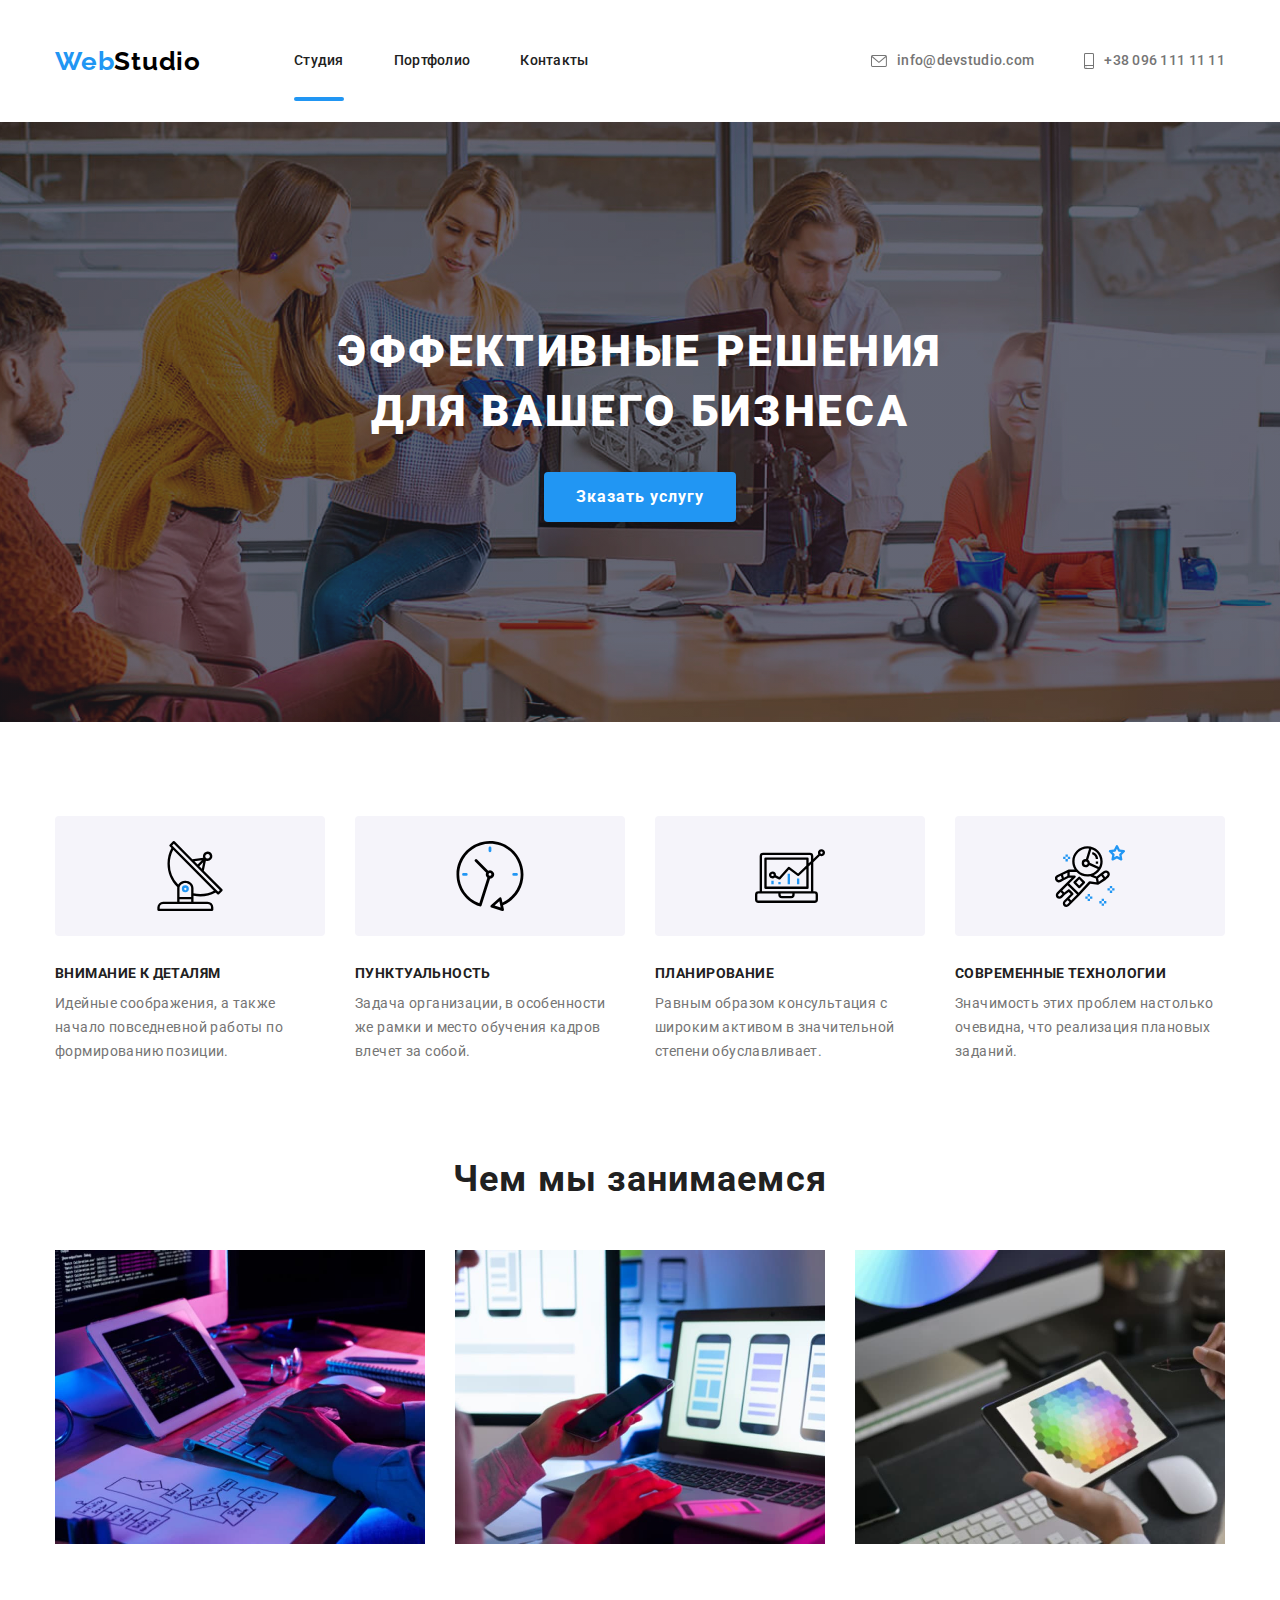
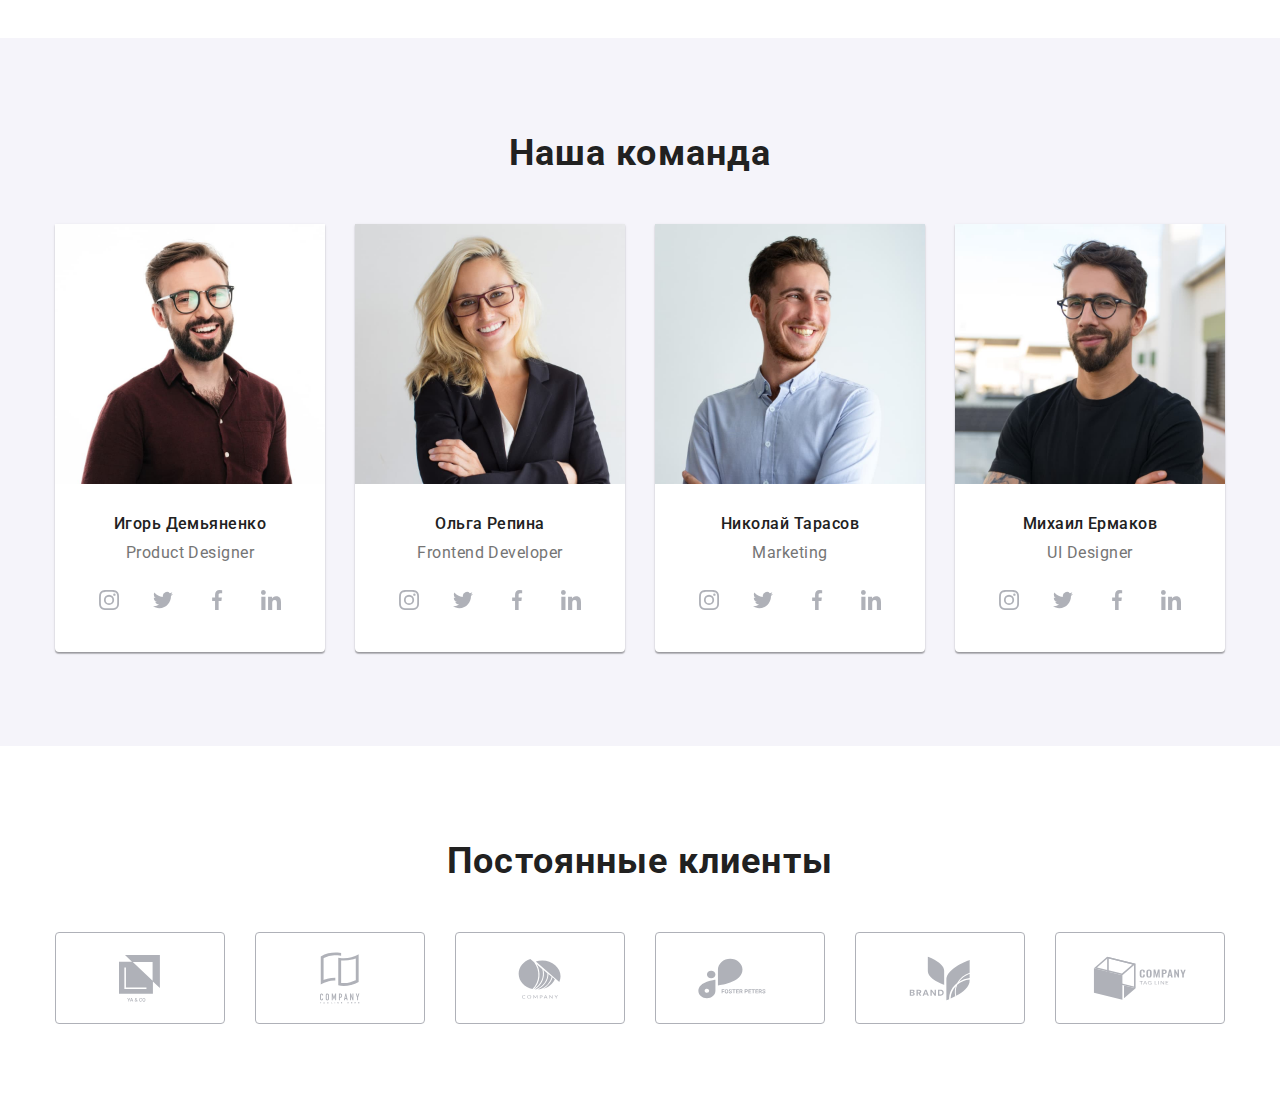
<file: index.html>
<!DOCTYPE html>
<html lang="ru">
  <head>
    <meta charset="UTF-8" />
    <meta http-equiv="X-UA-Compatible" content="IE=edge" />
    <meta name="viewport" content="width=device-width, initial-scale=1.0" />
    <title>WebStudio</title>
    <link rel="preconnect" href="https://fonts.googleapis.com" />
    <link rel="preconnect" href="https://fonts.gstatic.com" crossorigin />
    <link
      href="https://fonts.googleapis.com/css2?family=Raleway:wght@700&family=Roboto:wght@400;500;700;900&display=swap"
      rel="stylesheet"
    />
    <link
      rel="stylesheet"
      href="https://cdnjs.cloudflare.com/ajax/libs/modern-normalize/1.1.0/modern-normalize.min.css"
    />
    <!-- <link rel="stylesheet" href="./css/styles.css" /> -->
    <link rel="stylesheet" href="./css/main.min.css" />
  </head>

  <body>
    <header>
      <div class="conteiner header-conteiner">
        <a class="logo" href="./index.html" lang="en"
          >Web<span class="logo__studio">Studio</span></a
        >
        <button class="mobile-menu__btn" type="button" data-menu-button>
          <svg
            class="mobile-menu__icon"
            width="40px"
            height="40px"
            aria-label="Переключатель мобильного меню"
          >
            <use
              class="mobile-menu__burger"
              href="./images/icons/1/symbol-defs.svg#menu-burger"
            ></use>
            <use
              class="mobile-menu__close"
              href="./images/icons/1/symbol-defs.svg#menu-close"
            ></use>
          </svg>
        </button>

        <nav class="header-nav">
          <ul class="navigation list">
            <li class="navigation__item">
              <a class="navigation__link link current" href="./index.html">Студия</a>
            </li>
            <li class="navigation__item">
              <a class="navigation__link link" href="./portfolio.html">Портфолио</a>
            </li>
            <li class="navigation__item">
              <a class="navigation__link link" href="#">Контакты</a>
            </li>
          </ul>
        </nav>
        <div class="header-contact">
          <a class="header-contact__link" href="mailto:info@devstudio.com">
            <svg class="header-contact__icon" width="16px" height="12px">
              <use href="./images/symbol-defs.svg#icon-envelope"></use>
            </svg>
            info@devstudio.com
          </a>
          <a class="header-contact__link tel" href="tel:+380961111111">
            <svg class="header-contact__icon" width="10px" height="16px">
              <use href="./images/symbol-defs.svg#icon-smartphone"></use>
            </svg>
            +38 096 111 11 11
          </a>
        </div>
      </div>
    </header>
    <main>
      <section class="hero section overlay">
        <div class="conteiner">
          <h1 class="hero__header">Эффективные решения для вашего бизнеса</h1>
          <button class="btn__studio" data-modal-open type="button">Зказать услугу</button>
          <div class="backdrop is-hidden" data-modal>
            <div class="modal">
              <button class="modal-closing" type="button" data-modal-close>
                <svg height="18px" width="18px">
                  <use href="./images/symbol-defs.svg#icon-close"></use>
                </svg>
              </button>
              <form class="modal__form">
                <p class="modal__title">Оставьте свои данные, мы вам перезвоним</p>
                <label class="modal__label" for="user-name">Имя</label>
                <div class="form-field">
                  <input class="modal__input" type="text" name="name" id="user-name" required />
                  <svg class="modal__icon" width="18px" height="18px">
                    <use href="./images/symbol-defs.svg#user"></use>
                  </svg>
                </div>
                <label class="modal__label" for="user-tel">Телефон</label>
                <div class="form-field">
                  <input type="tel" class="modal__input" id="user-tel" name="tel" required />
                  <svg class="modal__icon" height="18px" width="18px">
                    <use href="./images/symbol-defs.svg#form-tel"></use>
                  </svg>
                </div>
                <label class="modal__label" for="user-mail">Почта</label>
                <div class="form-field">
                  <input type="email" class="modal__input" name="email" id="user-mail" required />
                  <svg class="modal__icon" height="18px" width="18px">
                    <use href="./images/symbol-defs.svg#form-mail"></use>
                  </svg>
                </div>
                <label for="feedback" class="modal-feedback">
                  <span class="modal__label">Коментарий</span>
                  <textarea
                    name="feedback"
                    id="feedback"
                    rows="4"
                    class="modal__textarea"
                    placeholder="Введите текст"
                  >
                  </textarea>
                </label>
                <label class="modal__checkbox">
                  <input
                    type="checkbox"
                    class="modal__input-checkbox"
                    name="checkbox-mailing"
                    required
                  />
                  <span class="modal__icon-check"></span>
                  <span class="modal__consent"
                    >Соглашаюсь с рассылкой и принимаю
                    <a
                      href="./index.html"
                      class="link modal__link"
                      target="blank"
                      rel="noopener norefferrer nofollow"
                      >Условия договора</a
                    >
                  </span>
                </label>
                <button class="btn__submit" type="submit">Отправить</button>
              </form>
            </div>
          </div>
          <div class="mobile-menu" data-menu>
            <ul class="mobile-menu__nav list">
              <li class="mobile-menu__nav-item">
                <a class="mobile-menu__nav-item-link link current" href="">Студия</a>
              </li>
              <li class="mobile-menu__nav-item">
                <a class="mobile-menu__nav-item-link link" href="">Портфолио</a>
              </li>
              <li class="mobile-menu__nav-item">
                <a class="mobile-menu__nav-item-link link" href="">Контакты</a>
              </li>
            </ul>
            <ul class="mobile-menu__contacts list">
              <li class="mobile-menu__contacts-item">
                <a class="link accent" href="tel:+380961111111">+380961111111</a>
              </li>
              <li class="mobile-menu__contacts-item">
                <a class="link menu-mail" href="mailto:info@devstudio.com">info@devstudio.com</a>
              </li>
            </ul>
            <ul class="mobile-menu__media list">
              <li class="mobile-menu__media-item">
                Instagram<a class="mobile-menu__media-link" href=""></a>
              </li>
              <li class="mobile-menu__media-item">
                Twitter<a class="mobile-menu__media-link" href=""></a>
              </li>
              <li class="mobile-menu__media-item">
                Facebook<a class="mobile-menu__media-link" href=""></a>
              </li>
              <li class="mobile-menu__media-item">
                LinkedLn<a class="mobile-menu__media-link" href=""></a>
              </li>
            </ul>
          </div>
        </div>
      </section>
      <section class="section">
        <div class="conteiner">
          <ul class="list advantages">
            <li class="advantages__item">
              <div class="advantages__icon">
                <svg width="70" height="70">
                  <use href="./images/symbol-defs.svg#icon-antenna-1"></use>
                </svg>
              </div>
              <h3 class="advantages__heading">Внимание к деталям</h3>
              <p class="advantages__descripcion">
                Идейные соображения, а также начало повседневной работы по формированию позиции.
              </p>
            </li>
            <li class="advantages__item">
              <div class="advantages__icon">
                <svg width="70" height="70">
                  <use href="./images/symbol-defs.svg#icon-clock-1"></use>
                </svg>
              </div>
              <h3 class="advantages__heading">Пунктуальность</h3>
              <p class="advantages__description">
                Задача организации, в особенности же рамки и место обучения кадров влечет за собой.
              </p>
            </li>
            <li class="advantages__item">
              <div class="advantages__icon">
                <svg width="70" height="70">
                  <use href="./images/symbol-defs.svg#icon-diagram-1"></use>
                </svg>
              </div>
              <h3 class="advantages__heading">Планирование</h3>
              <p class="advantages__description">
                Равным образом консультация с широким активом в значительной степени обуславливает.
              </p>
            </li>
            <li class="advantages__item">
              <div class="advantages__icon">
                <svg width="70" height="70">
                  <use href="./images/symbol-defs.svg#icon-astronaut-1"></use>
                </svg>
              </div>
              <h3 class="advantages__heading">Современные технологии</h3>
              <p class="advantages__description">
                Значимость этих проблем настолько очевидна, что реализация плановых заданий.
              </p>
            </li>
          </ul>
        </div>
      </section>
      <section class="section section__ocupation">
        <div class="conteiner">
          <h2 class="section__header">Чем мы занимаемся</h2>
          <ul class="list ocupation">
            <li class="ocuaption__item">
              <img
                src="./images/advantages/image1.jpg"
                alt="Написание кода"
                width="370"
                height="294"
              />
            </li>
            <li class="ocuaption__item">
              <img
                src="./images/advantages/image2.jpg"
                alt="Адаптация к разным платформам"
                width="370"
                height="294"
              />
            </li>
            <li class="ocuaption__item">
              <img
                src="./images/advantages/image3.jpg"
                alt="Стилизация продукта"
                width="370"
                height="294"
              />
            </li>
          </ul>
        </div>
      </section>
      <section class="section team">
        <div class="conteiner">
          <h2 class="section__header">Наша команда</h2>
          <ul class="list team__flex">
            <li class="team__card">
              <img
                class="team__pic"
                src="./images/team/image-team1.jpg"
                alt="Игорь Демьяненко"
                width="270"
              />
              <div class="team__descr">
                <h3 class="spec">Игорь Демьяненко</h3>
                <p class="spec__position" lang="en">Product Designer</p>
                <div>
                  <ul class="social__list list">
                    <li class="social__item">
                      <a class="social__link link" href="https://www.instagram.com">
                        <svg class="social__icon" width="20px" height="20px">
                          <use href="./images/symbol-defs.svg#icon-instagram-2"></use>
                        </svg>
                      </a>
                    </li>
                    <li class="social__item">
                      <a
                        class="social__link link"
                        href="https://twitter.com"
                        target="_blank"
                        rel="noopener noreferrer"
                      >
                        <svg class="social__icon" width="20px" height="20px">
                          <use href="./images/symbol-defs.svg#icon-twitter-1"></use>
                        </svg>
                      </a>
                    </li>
                    <li class="social__item">
                      <a
                        class="social__link link"
                        href="https://www.facebook.com/"
                        target="_blank"
                        rel="noopener noreferrer"
                      >
                        <svg class="social__icon" width="20px" height="20px">
                          <use href="./images/symbol-defs.svg#icon-facebook-1"></use>
                        </svg>
                      </a>
                    </li>
                    <li class="social__item">
                      <a
                        class="social__link link"
                        href="https://linkedin.com"
                        target="_blank"
                        rel="noopener noreferrer"
                      >
                        <svg class="social__icon" width="20px" height="20px">
                          <use href="./images/symbol-defs.svg#icon-linkedin-1"></use>
                        </svg>
                      </a>
                    </li>
                  </ul>
                </div>
              </div>
            </li>
            <li class="team__card">
              <img
                class="team__pic"
                src="./images/team/image-team2.jpg"
                alt="Ольга Репина"
                width="270"
              />
              <div class="team__descr">
                <h3 class="spec">Ольга Репина</h3>
                <p class="spec__position" lang="en">Frontend Developer</p>
                <div>
                  <ul class="social__list list">
                    <li class="social__item">
                      <a class="social__link link" href="https://www.instagram.com">
                        <svg class="social__icon" width="20px" height="20px">
                          <use href="./images/symbol-defs.svg#icon-instagram-2"></use>
                        </svg>
                      </a>
                    </li>
                    <li class="social__item">
                      <a
                        class="social__link link"
                        href="https://twitter.com"
                        target="_blank"
                        rel="noopener noreferrer"
                      >
                        <svg class="social__icon" width="20px" height="20px">
                          <use href="./images/symbol-defs.svg#icon-twitter-1"></use>
                        </svg>
                      </a>
                    </li>
                    <li class="social__item">
                      <a
                        class="social__link link"
                        href="https://www.facebook.com/"
                        target="_blank"
                        rel="noopener noreferrer"
                      >
                        <svg class="social__icon" width="20px" height="20px">
                          <use href="./images/symbol-defs.svg#icon-facebook-1"></use>
                        </svg>
                      </a>
                    </li>
                    <li class="social__item">
                      <a
                        class="social__link link"
                        href="https://linkedin.com"
                        target="_blank"
                        rel="noopener noreferrer"
                      >
                        <svg class="social__icon" width="20px" height="20px">
                          <use href="./images/symbol-defs.svg#icon-linkedin-1"></use>
                        </svg>
                      </a>
                    </li>
                  </ul>
                </div>
              </div>
            </li>

            <li class="team__card">
              <img
                class="team__pic"
                src="./images/team/image-team3.jpg"
                alt="Николай Тарасов"
                width="270"
              />
              <div class="team__descr">
                <h3 class="spec">Николай Тарасов</h3>
                <p class="spec__position" lang="en">Marketing</p>
                <div>
                  <ul class="social__list list">
                    <li class="social__item">
                      <a class="social__link link" href="https://www.instagram.com">
                        <svg class="social__icon" width="20px" height="20px">
                          <use href="./images/symbol-defs.svg#icon-instagram-2"></use>
                        </svg>
                      </a>
                    </li>
                    <li class="social__item">
                      <a
                        class="social__link link"
                        href="https://twitter.com"
                        target="_blank"
                        rel="noopener noreferrer"
                      >
                        <svg class="social__icon" width="20px" height="20px">
                          <use href="./images/symbol-defs.svg#icon-twitter-1"></use>
                        </svg>
                      </a>
                    </li>
                    <li class="social__item">
                      <a
                        class="social__link link"
                        href="https://www.facebook.com/"
                        target="_blank"
                        rel="noopener noreferrer"
                      >
                        <svg class="social__icon" width="20px" height="20px">
                          <use href="./images/symbol-defs.svg#icon-facebook-1"></use>
                        </svg>
                      </a>
                    </li>
                    <li class="social__item">
                      <a
                        class="social__link link"
                        href="https://linkedin.com"
                        target="_blank"
                        rel="noopener noreferrer"
                      >
                        <svg class="social__icon" width="20px" height="20px">
                          <use href="./images/symbol-defs.svg#icon-linkedin-1"></use>
                        </svg>
                      </a>
                    </li>
                  </ul>
                </div>
              </div>
            </li>
            <li class="team__card">
              <img
                class="team__pic"
                src="./images/team/image-team4.jpg"
                alt="Михаил Ермаков"
                width="270"
              />
              <div class="team__descr">
                <h3 class="spec">Михаил Ермаков</h3>
                <p class="spec__position" lang="en">UI Designer</p>
                <div>
                  <ul class="social__list list">
                    <li class="social__item">
                      <a class="social__link link" href="https://www.instagram.com">
                        <svg class="social__icon" width="20px" height="20px">
                          <use href="./images/symbol-defs.svg#icon-instagram-2"></use>
                        </svg>
                      </a>
                    </li>
                    <li class="social__item">
                      <a
                        class="social__link link"
                        href="https://twitter.com"
                        target="_blank"
                        rel="noopener noreferrer"
                      >
                        <svg class="social__icon" width="20px" height="20px">
                          <use href="./images/symbol-defs.svg#icon-twitter-1"></use>
                        </svg>
                      </a>
                    </li>
                    <li class="social__item">
                      <a
                        class="social__link link"
                        href="https://www.facebook.com/"
                        target="_blank"
                        rel="noopener noreferrer"
                      >
                        <svg class="social__icon" width="20px" height="20px">
                          <use href="./images/symbol-defs.svg#icon-facebook-1"></use>
                        </svg>
                      </a>
                    </li>
                    <li class="social__item">
                      <a
                        class="social__link link"
                        href="https://linkedin.com"
                        target="_blank"
                        rel="noopener noreferrer"
                      >
                        <svg class="social__icon" width="20px" height="20px">
                          <use href="./images/symbol-defs.svg#icon-linkedin-1"></use>
                        </svg>
                      </a>
                    </li>
                  </ul>
                </div>
              </div>
            </li>
          </ul>
        </div>
      </section>
      <section class="section">
        <div class="conteiner">
          <h2 class="section__header">Постоянные клиенты</h2>

          <ul class="client__list list">
            <li class="client__item">
              <a class="client__link" href="">
                <svg class="client__icon" width="41px" height="47px">
                  <use href="./images/symbol-defs.svg#icon-logo1"></use>
                </svg>
              </a>
            </li>
            <li class="client__item">
              <a class="client__link" href="">
                <svg class="client__icon" width="40px" height="52px">
                  <use href="./images/symbol-defs.svg#icon-logo2"></use>
                </svg>
              </a>
            </li>
            <li class="client__item">
              <a class="client__link" href="#">
                <svg class="client__icon" width="43px" height="41px">
                  <use href="./images/symbol-defs.svg#icon-logo3"></use>
                </svg>
              </a>
            </li>
            <li class="client__item">
              <a class="client__link" href="#">
                <svg class="client__icon" width="84px" height="41px">
                  <use href="./images/symbol-defs.svg#icon-logo4"></use>
                </svg>
              </a>
            </li>
            <li class="client__item">
              <a class="client__link" href="#">
                <svg class="client__icon" width="62px" height="45px">
                  <use href="./images/symbol-defs.svg#icon-logo5"></use>
                </svg>
              </a>
            </li>
            <li class="client__item">
              <a class="client__link" href="#">
                <svg class="client__icon" width="94px" height="44px">
                  <use href="./images/symbol-defs.svg#icon-logo6"></use>
                </svg>
              </a>
            </li>
          </ul>
        </div>
      </section>
    </main>
    <!-- <footer class="footer">
      <div class="conteiner footer__conteiner">
        <div class="footer__contacts">
          <a class="footer__logo" href="" lang="en">Web<span class="logo-footer">Studio</span></a>
          <address class="adress">г. Киев, пр-т Леси Украинки, 26</address>
          <a class="footer__link" href="mailto:info@example.com">info@example.com</a>
          <a class="footer__link footer__tel" href="tel:+380991111111">+38 099 111 11 11</a>
        </div>
        <div class="footer__media">
          <h2 class="footer__title">Присоединяйтесь</h2>
          <ul class="footer__list list">
            <li class="footer__item">
              <a class="footer__icon-link" href="https://www.instagram.com">
                <svg class="footer__icon" width="20px" height="20px">
                  <use href="./images/symbol-defs.svg#icon-instagram-2"></use>
                </svg>
              </a>
            </li>
            <li class="footer__item">
              <a class="footer__icon-link" href="https://www.twitter.com">
                <svg class="footer__icon" width="20px" height="20px">
                  <use href="./images/symbol-defs.svg#icon-twitter-1"></use>
                </svg>
              </a>
            </li>
            <li class="footer__item">
              <a class="footer__icon-link" href="https://www.facebook.com">
                <svg class="footer__icon" width="20px" height="20px">
                  <use href="./images/symbol-defs.svg#icon-facebook-1"></use>
                </svg>
              </a>
            </li>
            <li class="footer__item">
              <a class="footer__icon-link" href="https://www.linkedin.com">
                <svg class="footer__icon" width="20px" height="20px">
                  <use href="./images/symbol-defs.svg#icon-linkedin-1"></use>
                </svg>
              </a>
            </li>
          </ul>
        </div>
        <div class="footer__form-conteiner">
          <strong class="footer__form-title">Подпишись на рассылку</strong>
          <form>
            <input
              type="email"
              class="footer__form-input"
              name="user-email"
              placeholder="E-mail"
              required
            />
            <button class="footer__btn">
              Подписаться
              <svg class="footer__btn-icon" height="24px" width="24px">
                <use href="./images/symbol-defs.svg#icon-send"></use>
              </svg>
            </button>
          </form>
        </div>
      </div>
    </footer> -->
  </body>
  <script src="./js/modal.js"></script>
  <script src="./js/mobile-menu.js"></script>
</html>
</file>
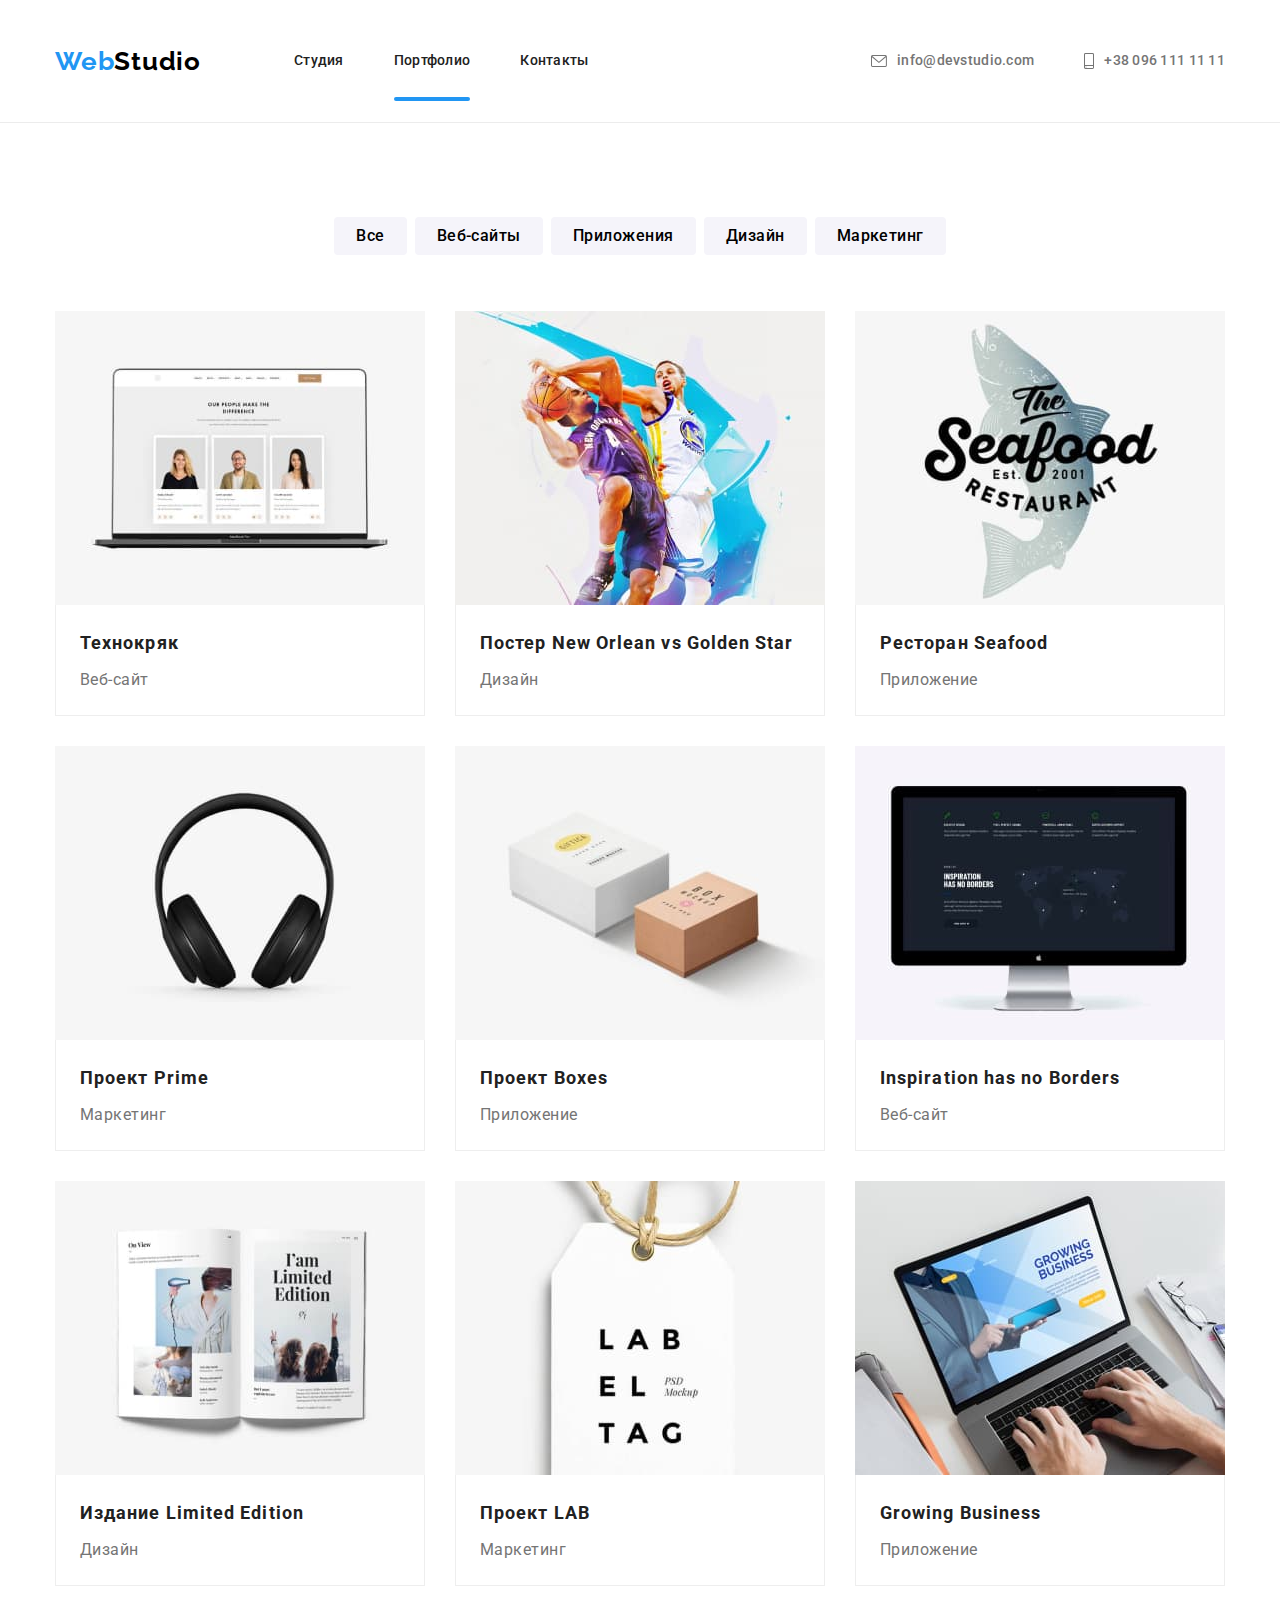
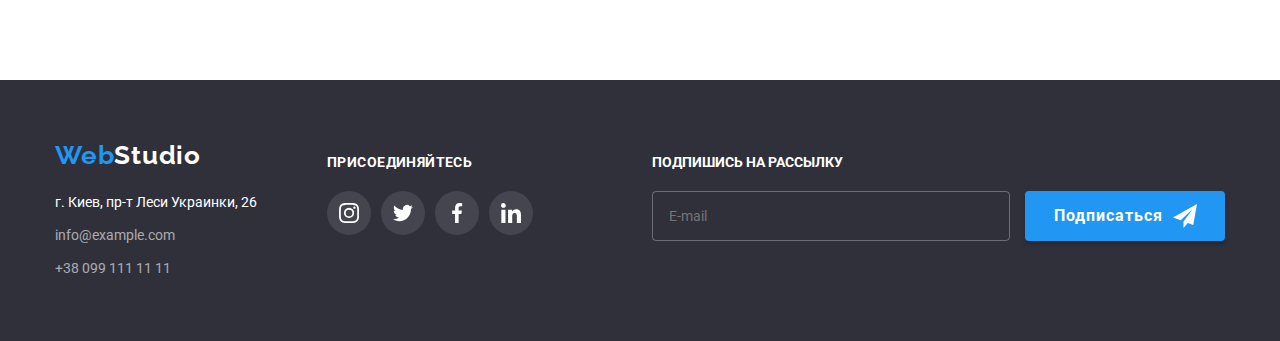
<file: portfolio.html>
<!DOCTYPE html>
<html lang="ru">
  <head>
    <meta charset="UTF-8" />
    <meta http-equiv="X-UA-Compatible" content="IE=edge" />
    <meta name="viewport" content="width=device-width, initial-scale=1.0" />
    <title>Портфолио</title>
    <link rel="preconnect" href="https://fonts.googleapis.com" />
    <link rel="preconnect" href="https://fonts.gstatic.com" crossorigin />
    <link
      href="https://fonts.googleapis.com/css2?family=Raleway:wght@700&family=Roboto:wght@400;500;700;900&display=swap"
      rel="stylesheet"
    />
    <link
      rel="stylesheet"
      href="https://cdnjs.cloudflare.com/ajax/libs/modern-normalize/1.1.0/modern-normalize.min.css"
    />
    <!-- <link rel="stylesheet" href="./css/styles.css" /> -->
    <link rel="stylesheet" href="./css/main.min.css" />
  </head>
  <body>
    <header class="header">
      <div class="conteiner header-conteiner">
        <a class="logo" href="./index.html" lang="en"
          >Web<span class="logo__studio">Studio</span></a
        >
        <nav class="header-nav">
          <ul class="navigation list">
            <li class="navigation__item">
              <a class="navigation__link list link" href="./index.html">Студия</a>
            </li>
            <li class="navigation__item">
              <a class="navigation__link list link current" href="./portfolio.html">Портфолио</a>
            </li>
            <li class="navigation__item">
              <a class="navigation__link list link" href="#">Контакты</a>
            </li>
          </ul>
        </nav>
        <div class="header-contact">
          <a class="header-contact__link" href="mailto:info@devstudio.com">
            <svg class="header-contact__icon" width="16px" height="12px">
              <use href="./images/symbol-defs.svg#icon-envelope"></use>
            </svg>
            info@devstudio.com
          </a>
          <a class="header-contact__link tel" href="tel:+380961111111">
            <svg class="header-contact__icon" width="10px" height="16px">
              <use href="./images/symbol-defs.svg#icon-smartphone"></use>
            </svg>
            +38 096 111 11 11
          </a>
        </div>
      </div>
    </header>
    <main>
      <section class="section">
        <div class="conteiner">
          <div class="filter">
            <ul class="list filter__list">
              <li class="filter__item">
                <button class="btn" type="button">Все</button>
              </li>
              <li class="filter__item">
                <button class="btn" type="button">Веб-сайты</button>
              </li>
              <li class="filter__item">
                <button class="btn" type="button">Приложения</button>
              </li>
              <li class="filter__item"><button class="btn" type="button">Дизайн</button></li>
              <li class="filter__item">
                <button class="btn" type="button">Маркетинг</button>
              </li>
            </ul>
          </div>
          <h1 hidden>Проэкты</h1>
          <ul class="list portfolio">
            <li class="portfolio__item">
              <a class="portfolio__link link" href="#">
                <div class="project-overlay">
                  <img src="./images/projects/project-img1.jpg" alt="Ноутбук" width="370" />

                  <p class="project-overlay__text">
                    Ресурс предлагает комплексные предложения с разным уровнем функционала и
                    сервисов. Все это позволит посетителю получить исчерпывающие сведения о компании
                    или частном лице.
                  </p>
                </div>

                <div class="project__description">
                  <h2 class="projects">Технокряк</h2>
                  <p class="project__type">Веб-сайт</p>
                </div>
              </a>
            </li>
            <li class="portfolio__item">
              <a class="portfolio__link link" href="#">
                <div class="project-overlay">
                  <img src="./images/projects/project-img2.jpg" alt="Постер" width="370" />
                  <p class="project-overlay__text">
                    Lorem ipsum dolor sit amet consectetur, adipisicing elit. Atque tenetur
                    voluptatibus aliquid, doloribus sed quisquam ex culpa nostrum debitis sapiente!
                  </p>
                </div>

                <div class="project__description">
                  <h2 class="projects">Постер <span lang="en">New Orlean vs Golden Star</span></h2>
                  <p class="project__type">Дизайн</p>
                </div>
              </a>
            </li>
            <li class="portfolio__item">
              <a class="portfolio__link link" href="#">
                <div class="project-overlay">
                  <img
                    src="./images/projects/project-img3.jpg"
                    alt="Логотип ресторана"
                    width="370"
                  />
                  <p class="project-overlay__text">
                    Lorem ipsum dolor sit amet consectetur, adipisicing elit. Atque tenetur
                    voluptatibus aliquid, doloribus sed quisquam ex culpa nostrum debitis sapiente!
                  </p>
                </div>

                <div class="project__description">
                  <h2 class="projects">Ресторан <span lang="en">Seafood</span></h2>
                  <p class="project__type">Приложение</p>
                </div>
              </a>
            </li>
            <li class="portfolio__item">
              <a class="portfolio__link link" href="#">
                <div class="project-overlay">
                  <img src="./images/projects/project-img4.jpg" alt="Наушники" width="370" />
                  <p class="project-overlay__text">
                    Lorem ipsum dolor sit amet consectetur, adipisicing elit. Atque tenetur
                    voluptatibus aliquid, doloribus sed quisquam ex culpa nostrum debitis sapiente!
                  </p>
                </div>
                <div class="project__description">
                  <h2 class="projects">Проект <span lang="en">Prime</span></h2>
                  <p class="project__type">Маркетинг</p>
                </div>
              </a>
            </li>
            <li class="portfolio__item">
              <a class="portfolio__link link" href="#">
                <div class="project-overlay">
                  <img src="./images/projects/project-img5.jpg" alt="Коробки" width="370" />
                  <p class="project-overlay__text">
                    Lorem ipsum dolor sit amet consectetur, adipisicing elit. Atque tenetur
                    voluptatibus aliquid, doloribus sed quisquam ex culpa nostrum debitis sapiente!
                  </p>
                </div>

                <div class="project__description">
                  <h2 class="projects">Проект <span lang="en">Boxes</span></h2>
                  <p class="project__type">Приложение</p>
                </div>
              </a>
            </li>
            <li class="portfolio__item">
              <a class="portfolio__link link" href="#">
                <div class="project-overlay">
                  <img src="./images/projects/project-img6.jpg" alt="Монитор" width="370" />
                  <p class="project-overlay__text">
                    Lorem ipsum dolor sit amet consectetur, adipisicing elit. Atque tenetur
                    voluptatibus aliquid, doloribus sed quisquam ex culpa nostrum debitis sapiente!
                  </p>
                </div>

                <div class="project__description">
                  <h2 class="projects" lang="en">Inspiration has no Borders</h2>
                  <p class="project__type">Веб-сайт</p>
                </div>
              </a>
            </li>
            <li class="portfolio__item">
              <a class="portfolio__link link" href="#">
                <div class="project-overlay">
                  <img
                    src="./images/projects/project-img7.jpg"
                    alt="Расскрытая книга"
                    width="370"
                  />
                  <p class="project-overlay__text">
                    Lorem ipsum dolor sit amet consectetur, adipisicing elit. Atque tenetur
                    voluptatibus aliquid, doloribus sed quisquam ex culpa nostrum debitis sapiente!
                  </p>
                </div>
                <div class="project__description">
                  <h2 class="projects">Издание <span lang="en">Limited Edition</span></h2>
                  <p class="project__type">Дизайн</p>
                </div>
              </a>
            </li>
            <li class="portfolio__item">
              <a class="portfolio__link link" href="#">
                <div class="project-overlay">
                  <img src="./images/projects/project-img8.jpg" alt="Бирка" width="370" />
                  <p class="project-overlay__text">
                    Lorem ipsum dolor sit amet consectetur, adipisicing elit. Atque tenetur
                    voluptatibus aliquid, doloribus sed quisquam ex culpa nostrum debitis sapiente!
                  </p>
                </div>

                <div class="project__description">
                  <h2 class="projects">Проект <span lang="en">LAB</span></h2>
                  <p class="project__type">Маркетинг</p>
                </div>
              </a>
            </li>
            <li class="portfolio__item">
              <a class="portfolio__link link" href="#">
                <div class="project-overlay">
                  <img
                    src="./images/projects/project-img9.jpg"
                    alt="Ноутбук с изображением интерфейса приложения"
                    width="370"
                  />
                  <p class="project-overlay__text">
                    Lorem ipsum dolor sit amet consectetur, adipisicing elit. Atque tenetur
                    voluptatibus aliquid, doloribus sed quisquam ex culpa nostrum debitis sapiente!
                  </p>
                </div>

                <div class="project__description">
                  <h2 class="projects" lang="en">Growing Business</h2>
                  <p class="project__type">Приложение</p>
                </div>
              </a>
            </li>
          </ul>
        </div>
      </section>
    </main>
    <footer class="footer">
      <div class="conteiner footer__conteiner">
        <div class="footer__contacts">
          <a class="footer__logo" href="" lang="en">Web<span class="logo-footer">Studio</span></a>
          <address class="adress">г. Киев, пр-т Леси Украинки, 26</address>
          <a class="footer__link" href="mailto:info@example.com">info@example.com</a>
          <a class="footer__link footer__tel" href="tel:+380991111111">+38 099 111 11 11</a>
        </div>
        <div class="footer__media">
          <h2 class="footer__title">Присоединяйтесь</h2>
          <ul class="footer__list list">
            <li class="footer__item">
              <a class="footer__icon-link" href="https://www.instagram.com">
                <svg class="footer__icon" width="20px" height="20px">
                  <use href="./images/symbol-defs.svg#icon-instagram-2"></use>
                </svg>
              </a>
            </li>
            <li class="footer__item">
              <a class="footer__icon-link" href="https://www.twitter.com">
                <svg class="footer__icon" width="20px" height="20px">
                  <use href="./images/symbol-defs.svg#icon-twitter-1"></use>
                </svg>
              </a>
            </li>
            <li class="footer__item">
              <a class="footer__icon-link" href="https://www.facebook.com">
                <svg class="footer__icon" width="20px" height="20px">
                  <use href="./images/symbol-defs.svg#icon-facebook-1"></use>
                </svg>
              </a>
            </li>
            <li class="footer__item">
              <a class="footer__icon-link" href="https://www.linkedin.com">
                <svg class="footer__icon" width="20px" height="20px">
                  <use href="./images/symbol-defs.svg#icon-linkedin-1"></use>
                </svg>
              </a>
            </li>
          </ul>
        </div>
        <div class="footer__form-conteiner">
          <strong class="footer__form-title">Подпишись на рассылку</strong>
          <form>
            <input
              type="email"
              class="footer__form-input"
              name="user-email"
              placeholder="E-mail"
              required
            />
            <button class="footer__btn">
              Подписаться
              <svg class="footer__btn-icon" height="24px" width="24px">
                <use href="./images/symbol-defs.svg#icon-send"></use>
              </svg>
            </button>
          </form>
        </div>
      </div>
    </footer>
    <script src="./js/modal.js"></script>
  </body>
</html>
</file>
<file: css/styles.css>
:root {

    /* text colors */
    --main-text-color: #757575;
    --secondary-text-color: #212121;
    --active-text-color: #2196F3;
    --adrress-text-color: #FFFFFF;
    --contact-footer-color: rgba(255, 255, 255, 0.6)
        /* bg-colors */
        --main-bg-color: #E5E5E5;
    --header-bg-color: #FFFFFF;
    --hero-bg-color: #2F303A;
    --ocupation-bg-color: #E5E5E5;
    --team-icons-bg-color: #FFFFFF;
    --team-bg-color: #F5F4FA;
    --footer-bg-color: #2F303A;
    --buttons-bg-color: #F5F4FA;
    --active-btn-color: #2196F3;
    --animation-transition: 250ms cubic-bezier(0.4, 0, 0.2, 1)
}

/* Header */

.logo {
    font-family: 'Raleway';
    font-weight: 700;
    font-size: 26px;
    line-height: 1.19;
    letter-spacing: 0.03em;
    text-decoration: none;
    color: #2196F3;
    margin-right: 93px;

}



.logo__studio {
    color: #000000;
}

.navigation {
    display: flex;
    padding: 0;

}



.navigation__item:not(:last-child) {
    margin-right: 50px;

}

.header {
    border-bottom: #ECECEC;
    border-bottom-width: 1px;
    border-bottom-style: solid;
}

.header-conteiner {
    display: flex;
    align-items: center;

}




.list {

    list-style: none;
    margin: 0;
    font-weight: 400;
    line-height: 1.71;
    letter-spacing: 0.03em;
}

.navigation__link {
    display: block;
    padding-top: 32px;
    padding-bottom: 32px;
    font-weight: 500;
    font-size: 14px;
    line-height: 1.14;
    letter-spacing: 0.02em;
    color: var(--secondary-text-color);
    transition: color var(--animation-transition)
}

.navigation__link:hover,
.navigation__link:focus {
    color: var(--active-text-color)
}

.navigation__item {
    position: relative;
}

.current::after {

    position: absolute;
    content: '';
    display: block;
    left: 0;
    bottom: 0;
    width: 100%;
    height: 4px;
    background-color: #2196F3;
    border-radius: 2px;
}

.header-contact {
    margin-left: auto;

}

.tel {
    margin-left: 50px;
}

.header-contact__link {
    display: inline-flex;
    align-items: center;
    padding-top: 32px;
    padding-bottom: 32px;
    font-family: 'Roboto';
    font-style: normal;
    font-weight: 500;
    font-size: 14px;
    line-height: 1.14;
    letter-spacing: 0.02em;
    text-decoration: none;
    color: var(--main-text-color);
    transition: color var(--animation-transition);
}

.header-contact__link:hover,
.header-contact__link:focus {
    color: var(--active-text-color);
}

.header-contact__icon {
    fill: currentColor;
    margin-right: 10px;

}

.btn {
    display: block;

    font-family: inherit;
    font-weight: 500;
    font-size: 16px;
    line-height: 1.62;
    text-align: center;
    letter-spacing: 0.03em;
    background-color: var(--buttons-bg-color);
    border-radius: 4px;
    cursor: pointer;
    padding: 6px 22px;
    border: none;
    transition: color var(--animation-transition);
    transition: background-color var(--animation-transition);

}

.btn:hover,
.btn:focus {
    background-color: var(--active-btn-color);
    color: #FFFFFF;
    box-shadow: 0px 3px 1px rgba(0, 0, 0, 0.1),
        0px 1px 2px rgba(0, 0, 0, 0.08),
        0px 2px 2px rgba(0, 0, 0, 0.12);
}

.filter__item:not(:last-child) {
    margin-right: 8px;
}

.filter__list {
    display: flex;
    padding: 0;
    justify-content: center;


}



.btn__studio {
    margin-left: auto;
    margin-right: auto;
    padding: 10px 32px;
    font-family: inherit;
    font-style: normal;
    font-weight: 700;
    font-size: 16px;
    line-height: 1.88;
    display: flex;
    align-items: center;
    text-align: center;
    letter-spacing: 0.06em;
    box-shadow: 0px 4px 4px rgba(0, 0, 0, 0.15);
    border: transparent;
    border-radius: 4px;
    color: #FFFFFF;
    background-color: #2196F3;
    cursor: pointer;

}

.btn__studio:hover,
.btn__studio:focus {
    background-color: #188ce8;
    color: #FFFFFF;
}

/* Main */
body {
    font-family: "Roboto", sans-serif;
    font-size: 14px;
    color: var(--main-text-color);

}

.conteiner {
    width: 1200px;
    height: auto;
    padding-left: 15px;
    padding-right: 15px;
    margin-left: auto;
    margin-right: auto;

}

h1,
h2,
h3,
p {
    margin: 0;
}

img {
    display: block;
}

.filter {

    margin-bottom: 56px;
}


.section {

    padding-top: 94px;
    padding-bottom: 94px;
}

.typography {

    padding-top: 0;
}

.link {

    text-decoration: none;
}


.hero {
    background-color: var(--hero-bg-color);
    padding-top: 200px;
    padding-bottom: 200px;
}

.hero__header {
    width: 696px;
    margin-left: auto;
    margin-right: auto;
    margin-bottom: 30px;
    font-weight: 900;
    font-size: 44px;
    line-height: 1.36;
    text-align: center;
    letter-spacing: 0.06em;
    text-transform: uppercase;
    color: #FFFFFF;
}


.overlay {

    max-width: 1600px;
    height: 600px;
    margin-left: auto;
    margin-right: auto;
    background-image:
        linear-gradient(to right, rgba(47, 48, 58, 0.4), rgba(47, 48, 58, 0.4)),
        url(../images/hero/background-hero.jpg);
    background-position: center;
    background-repeat: no-repeat;
    background-size: cover;
}

.is-hidden {

    visibility: hidden;
    opacity: 0;
    pointer-events: none;
}

.backdrop {

    position: fixed;
    left: 0;
    top: 0;
    width: 100%;
    height: 100%;
    transition: opacity var(--animation-transition), visibility var(--animation-transition);
    background: rgba(0, 0, 0, 0.2);
    z-index: 5;
}

.modal {
    position: absolute;
    width: 528px;
    min-height: 581px;
    top: 50%;
    left: 50%;
    transform: translate(-50%, -50%);
    z-index: 30;
    padding: 40px;
    background-color: var(--header-bg-color);
    box-shadow: 0px 1px 3px rgb(0 0 0 / 12%), 0px 1px 1px rgb(0 0 0 / 14%), 0px 2px 1px rgb(0 0 0 / 20%);
    border-radius: 4px;
}


.modal-closing {

    position: absolute;
    top: 8px;
    right: 8px;
    display: flex;
    align-items: center;
    justify-content: center;
    width: 30px;
    height: 30px;
    border: 1px solid rgba(0, 0, 0, 0.1);
    border-radius: 50%;
    background: transparent;
    cursor: pointer;

}

.modal-closing:hover,
.modal-closing:focus+svg {

    fill: var(--active-btn-color);
}


.modal-close {

    height: 11px;
    width: 11px;

}

.modal__form {

    display: flex;
    flex-direction: column;
    font-size: 12px;
    line-height: 1.17;
}

.modal__title {
    margin-bottom: 12px;
    font-weight: 700;
    font-size: 20px;
    line-height: 1.15;
    text-align: center;
    letter-spacing: 0.03em;

    color: #212121;
}

.modal__label {

    display: inline-block;
    margin-bottom: 4px;
    letter-spacing: 0.01em;
}

.form-field {

    position: relative;
    margin-bottom: 10px;
}



.modal__input {
    display: block;
    width: 100%;
    height: 40px;
    padding-left: 42px;
    border: 1px solid rgba(33, 33, 33, 0.2);
    border-radius: 4px;
    outline: transparent;
    background-color: inherit;
    color: var(--secondary-text-color);
    transition: border-color var(--animation-transition);
}

.modal__input:focus,
.modal__input:hover {

    border-color: var(--active-text-color);
}

.modal__input:focus+.modal__icon,
.modal__input:hover+.modal__icon {

    fill: var(--active-btn-color);
}



.modal__icon {
    position: absolute;
    top: 50%;
    left: 12px;
    transform: translateY(-50%);
    transition: fill var(--animation-transition);
}



.modal-feedback {
    display: block;
    margin-bottom: 20px;
}

.modal__textarea {
    display: block;
    width: 100%;
    height: 120px;
    padding: 12px 16px;
    border: 1px solid rgba(33, 33, 33, 0.2);
    border-radius: 5px;
    outline: transparent;
    background-color: inherit;
    color: var(--secondary-text-color);
    resize: none;
    transition: border-color 250ms cubic-bezier(0.4, 0, 0.2, 1);
}

.modal__textarea:focus,
.modal__textarea:hover {
    border-color: var(--active-btn-color);
}

.modal__checkbox {
    display: flex;
    justify-content: center;
    align-items: center;
    margin: 0 auto 30px auto;
    letter-spacing: 0.03em;
}

.modal__input-checkbox {
    appearance: none;
    position: absolute;
}

.modal__input-checkbox:checked+.modal__icon-check {

    border: 0;
    background-color: var(--active-btn-color);
    background-image: url(../images/icons/1/Vector.svg);
    background-repeat: no-repeat;
    background-size: contain;
    background-origin: border-box;

}

.modal__icon-check {
    width: 16px;
    height: 15px;
    display: block;
    margin-right: 8px;
    border: 2px solid var(--secondary-text-color);
    border-radius: 2px;
}

.modal__consent {

    font-size: 14px;
    line-height: 1.71;

}

.modal__link {
    color: var(--active-text-color);
    text-decoration-line: underline;
    font-size: 14px;
    line-height: 1.71;
}

.btn__submit {
    display: block;
    margin: 0 auto;
    padding: 10px 55px 10px 56px;
    display: flex;
    align-items: center;
    text-align: center;
    font-weight: 700;
    font-size: 16px;
    line-height: 1.88;
    letter-spacing: 0.06em;
    border: 0;
    background-color: var(--active-btn-color);
    color: var(--adrress-text-color);
    box-shadow: 0px 4px 4px rgb(0 0 0 / 15%);
    border-radius: 4px;
    cursor: pointer;
    transition: background-color var(--animation-transition);
}

.btn__submit:hover,
.btn__submit:focus {
    background: #188ce8;
}

.advantages {

    display: flex;
    margin-left: auto;
    margin-right: auto;
    padding: 0;

}

.advantages__heading {
    font-weight: 700;
    font-size: 14px;
    line-height: 1.14;
    text-transform: uppercase;
    color: var(--secondary-text-color);
    padding-bottom: 10px;
    text-align: left;
}


.advantages__item:not(:last-child) {
    margin-right: 30px;
}

.advantages__description {
    width: 270px;
    line-height: 1.71;
    letter-spacing: 0.03em;

}

.advantages__icon {

    display: flex;
    min-width: 270px;
    min-height: 120px;
    justify-content: center;
    align-items: center;
    background-color: #f5f4fa;
    margin-bottom: 30px;
    border-radius: 4px;
}


.section__ocuaption {

    padding-top: 0;
}

.ocupation {

    display: flex;
    margin-left: auto;
    margin-right: auto;
    padding: 0;
}



.ocuaption__item:not(:last-child) {
    margin-right: 30px;
}

.section__header {

    font-weight: 700;
    font-size: 36px;
    line-height: 1.17;
    text-align: center;
    letter-spacing: 0.03em;
    color: var(--secondary-text-color);
    margin-bottom: 50px;
}

.team {

    background-color: #F5F4FA;
}

.team__flex {

    display: flex;
    padding: 0;

}

.team__card {
    flex-basis: calc((100% - 30px * 4)/4);
    background: #FFFFFF;
    box-shadow: 0px 1px 3px rgba(0, 0, 0, 0.12),
        0px 1px 1px rgba(0, 0, 0, 0.14),
        0px 2px 1px rgba(0, 0, 0, 0.2);
    border-radius: 0px 0px 4px 4px;
}

.team__card:not(:last-child) {

    margin-right: 30px;
}

.team__pic {
    height: auto;

}

.team__descr {
    padding-top: 30px;
    padding-bottom: 30px;
}

.spec {
    margin-bottom: 10px;
    font-weight: 500;
    font-size: 16px;
    line-height: 1.19;
    text-align: center;
    letter-spacing: 0.03em;
    color: var(--secondary-text-color);
}

.spec__position {
    font-weight: 400;
    font-size: 16px;
    line-height: 1.19;
    text-align: center;
    letter-spacing: 0.03em;

}

.social__list {

    display: flex;
    padding: 0;
    list-style: none;
    justify-content: center;
    margin-top: 16px;

}



.social__link {
    display: flex;
    align-items: center;
    justify-content: center;
    padding: 0;
    width: 44px;
    height: 44px;
    border-radius: 50%;
    color: #AFB1B8;
    transition: background-color var(--animation-transition);

}

.social__link:hover,
.social__link:focus {
    color: #FFFFFF;
    background-color: #2196F3;
}

.social__icon {
    fill: currentColor;
}

.social__item:not(:last-child) {

    margin-right: 10px;
}

.project__description {
    padding: 20px 24px;
    border-left: 1px solid #EEEEEE;
    border-right: 1px solid #EEEEEE;
    border-bottom: 1px solid #EEEEEE;
}



.projects {
    font-weight: 700;
    font-size: 18px;
    line-height: 2;
    letter-spacing: 0.06em;
    color: var(--secondary-text-color);
    margin-bottom: 4px;
}

.project__type {

    font-size: 16px;
    font-weight: 400;
    line-height: 1.88;
    letter-spacing: 0.03em;
    color: var(--main-text-color);

}


.portfolio {
    display: flex;
    flex-wrap: wrap;
    padding-left: 0;
    margin: -15px;
}

.portfolio__item {
    display: block;
    flex-basis: calc((100% - 30px * 3) / 3);
    margin: 15px;


}

.portfolio__link {

    display: block;
    transition: box-shadow var(--animation-transition);
}


.portfolio__link:hover,
.portfolio__link:focus {

    box-shadow: 0px 1px 1px rgba(0, 0, 0, 0.12),
        0px 4px 4px rgba(0, 0, 0, 0.06),
        1px 4px 6px rgba(0, 0, 0, 0.16);

}

.project-overlay {
    position: relative;
    overflow: hidden;
}

.project-overlay__text {

    position: absolute;
    top: 0;
    left: 0;
    width: 100%;
    height: 100%;
    display: flex;
    align-items: center;
    justify-content: center;
    padding: 63px 24px;
    font-size: 18px;
    line-height: 1.6;
    letter-spacing: 0.03em;
    color: #FFFFFF;
    background-color: rgba(33, 150, 243, 0.9);
    transform: translateY(100%);
    transition: transform var(--animation-transition);

}

.portfolio__item:hover .project-overlay__text {
    transform: translateY(0);
}

.client__list {

    display: flex;
    padding: 0;

}


.client__item {

    list-style: none;

}

.client__item:not(:last-child) {
    margin-right: 30px;
}

.client__link {
    display: flex;
    align-items: center;
    justify-content: center;
    width: 170px;
    height: 92px;
    border: 1px solid #AFB1B8;
    border-radius: 4px;
    color: #AFB1B8;
    transition: var(--animation-transition);
}

.client__link:hover,
.client__link:focus {
    border-color: #2196F3;
    color: #2196F3;

}

.client__icon {
    fill: currentColor;
}

/* Footer */

.footer {
    background-color: var(--footer-bg-color);
    padding-top: 60px;
    padding-bottom: 60px;

}

.footer__conteiner {
    display: flex;
}

.footer__logo {
    font-family: 'Raleway';
    font-weight: 700;
    font-size: 26px;
    line-height: 1.19;
    letter-spacing: 0.03em;
    text-decoration: none;
    color: #2196F3;
    display: block;

    margin-bottom: 20px;
}

.logo-footer {

    color: #FFFFFF;
}

.footer__link {

    text-decoration: none;
    font-size: 14px;
    line-height: 1.71;
    color: rgba(255, 255, 255, 0.6);
    display: block;
    margin-bottom: 9px;
}

.footer__tel {
    margin-bottom: 0;
}


.footer__title {
    font-family: "Roboto", sans-serif;
    font-weight: 700;
    font-size: 14px;
    line-height: 1.14;
    letter-spacing: 0.03em;
    text-transform: uppercase;
    color: #FFFFFF;
    margin-bottom: 20px;
}

.footer__media {
    margin-left: 70px;
    padding-top: 15px;
}

.footer__list {
    display: flex;
    padding: 0;
}

.footer__item:not(:last-child) {

    margin-right: 10px;
}

.footer__icon-link {

    display: flex;
    align-items: center;
    justify-content: center;
    width: 44px;
    height: 44px;
    border-radius: 50%;
    background: rgba(255, 255, 255, 0.1);
    transition: background-color 250ms cubic-bezier(0.4, 0, 0.2, 1);
}

.footer__icon {

    fill: #FFFFFF;

}

.footer__icon-link:hover,
.footer__icon-link:focus {

    background-color: #2196F3;
}

.adress {
    font-style: normal;
    color: var(--adrress-text-color);
    line-height: 1.71;
    margin-bottom: 9px;
}

.footer__form-conteiner {
    margin-left: auto;
    padding-top: 15px;
}

.footer__form-title {
    display: block;
    margin-bottom: 20px;
    font-weight: 700;
    font-size: 14px;
    line-height: 1.14;
    text-transform: uppercase;
    color: var(--adrress-text-color);
}

.footer__form-input {

    width: 358px;
    height: 50px;
    margin-right: 12px;
    padding: 0;
    padding-left: 16px;
    border: 1px solid rgba(255, 255, 255, 0.3);
    border-radius: 4px;
    background-color: inherit;
    color: var(--adrress-text-color);

}

.footer__btn {
    max-width: 200px;
    max-height: 50px;
    display: inline-flex;
    align-items: center;
    padding: 10px 28px 10px 29px;
    font-weight: 700;
    font-size: 16px;
    line-height: 1.88;
    letter-spacing: 0.06em;
    border: none;
    border-radius: 4px;
    background: var(--active-btn-color);
    color: var(--adrress-text-color);
    box-shadow: 0px 4px 4px rgb(0 0 0 / 15%);
    cursor: pointer;
    transition: background-color var(--animation-transition);
}

.footer__btn-icon {
    align-items: center;
    justify-items: center;
    margin-left: 10px;
    fill: var(--adrress-text-color);
}
</file>
<file: css/main.min.css>
:root{--main-text-color: #757575;--secondary-text-color: #212121;--active-text-color: #2196F3;--adrress-text-color: #FFFFFF;--contact-footer-color: rgba(255, 255, 255, 0.6) /* bg-colors */ --main-bg-color: #E5E5E5;--header-bg-color: #FFFFFF;--hero-bg-color: #2F303A;--ocupation-bg-color: #E5E5E5;--team-icons-bg-color: #FFFFFF;--team-bg-color: #F5F4FA;--footer-bg-color: #2F303A;--buttons-bg-color: #F5F4FA;--active-btn-color: #2196F3;--animation-transition: 250ms cubic-bezier(0.4, 0, 0.2, 1) }body{font-family:"Roboto",sans-serif;font-size:14px;color:var(--main-text-color)}h1,h2,h3,p{margin:0}img{display:block}.section{padding-top:94px;padding-bottom:94px}@media screen and (max-width: 1199px){.section{padding-top:60px;padding-bottom:60px}}.section__header{font-weight:700;font-size:28px;line-height:1.17;text-align:center;letter-spacing:.03em;color:var(--secondary-text-color);margin-bottom:30px}@media screen and (min-width: 1200px){.section__header{margin-bottom:50px;font-size:36px}}.conteiner{width:100%;height:auto;padding-left:15px;padding-right:15px;margin-left:auto;margin-right:auto}@media screen and (min-width: 480px){.conteiner{max-width:480px}}@media screen and (min-width: 768px){.conteiner{max-width:768px}}@media screen and (min-width: 1200px){.conteiner{max-width:1200px}}.link{text-decoration:none}.list{list-style:none;margin:0;font-weight:400;line-height:1.71;letter-spacing:.03em}.logo{display:block;font-family:"Raleway";font-weight:700;font-size:26px;line-height:1.19;letter-spacing:.03em;text-decoration:none;color:#2196f3}@media screen and (min-width: 480px){.logo{padding-top:16px;padding-bottom:16px}}@media screen and (min-width: 768px){.logo{margin-right:88px}}@media screen and (min-width: 1200px){.logo{margin-right:93px}}.logo__studio{color:#000}.mobile-menu__btn{background-color:rgba(0,0,0,0);border:none;width:40px;height:40px;display:-webkit-box;display:-ms-flexbox;display:flex;-webkit-box-align:center;-ms-flex-align:center;align-items:center;-webkit-box-pack:center;-ms-flex-pack:center;justify-content:center;margin-left:auto;z-index:1000}@media screen and (min-width: 768px){.mobile-menu__btn{display:none}}.mobile-menu__btn.is-open .mobile-menu__burger{opacity:0}.mobile-menu__close{opacity:0}.mobile-menu__btn.is-open .mobile-menu__close{opacity:1}.mobile-menu{position:fixed;top:0;left:0;width:100%;height:100%;padding:48px 40px;background-color:#fff;display:-webkit-box;display:-ms-flexbox;display:flex;-webkit-box-orient:vertical;-webkit-box-direction:normal;-ms-flex-direction:column;flex-direction:column;-webkit-transform:translateX(100%);transform:translateX(100%);-webkit-transition:-webkit-transform 500ms;transition:-webkit-transform 500ms;transition:transform 500ms;transition:transform 500ms, -webkit-transform 500ms;z-index:100}.mobile-menu.is-open{-webkit-transform:translateX(0);transform:translateX(0)}.mobile-menu__nav{margin-bottom:auto}.mobile-menu__nav-item{font-weight:500;font-size:40px;line-height:47px;letter-spacing:.02em}.mobile-menu__nav-item .current{color:#2196f3}.mobile-menu__nav-item:not(:last-child){margin-bottom:32px}.mobile-menu__nav-item-link{color:var(--secondary-text-color)}.mobile-menu__contacts{margin-bottom:64px;font-weight:500;font-size:24px;line-height:1.17;letter-spacing:.02em}.mobile-menu__contacts .menu-mail{color:#757575}.mobile-menu__contacts .accent{font-size:34px;color:#2196f3}.mobile-menu__contacts-item:not(:last-child){padding-bottom:32px}.mobile-menu__media{display:-webkit-box;display:-ms-flexbox;display:flex;-ms-flex-wrap:wrap;flex-wrap:wrap;-webkit-box-align:center;-ms-flex-align:center;align-items:center;gap:10px;font-weight:500;font-size:18px;line-height:1.22;letter-spacing:.02em;color:#2196f3}.mobile-menu__media-item:not(:last-child){padding-right:10px;border-right:1px solid rgba(33,33,33,.2)}.header{border-bottom:#ececec;border-bottom-width:1px;border-bottom-style:solid}.header-conteiner{-webkit-box-align:center;-ms-flex-align:center;align-items:center;display:-webkit-box;display:-ms-flexbox;display:flex}@media screen and (min-width: 768px){.header-conteiner{display:-webkit-box;display:-ms-flexbox;display:flex}}@media screen and (max-width: 1199px){.header-conteiner{margin-left:auto}}.navigation{display:-webkit-box;display:-ms-flexbox;display:flex;padding:0}.navigation__item:not(:last-child){margin-right:50px}.navigation__link{display:block;padding-top:32px;padding-bottom:32px;font-weight:500;font-size:14px;line-height:1.14;letter-spacing:.02em;color:var(--secondary-text-color);-webkit-transition:color var(--animation-transition);transition:color var(--animation-transition)}.navigation__link:hover,.navigation__link:focus{color:var(--active-text-color)}.navigation__item{position:relative}@media screen and (max-width: 767px){.navigation{display:none}}@media screen and (min-width: 768px){.navigation{margin-right:96px}}.current::after{position:absolute;content:"";display:block;left:0;bottom:0;width:100%;height:4px;background-color:#2196f3;border-radius:2px}.header-contact{margin-left:auto}@media screen and (max-width: 767px){.header-contact{display:none}}@media screen and (min-width: 768px){.header-contact{display:-webkit-box;display:-ms-flexbox;display:flex;-ms-flex-wrap:wrap;flex-wrap:wrap;justify-items:right;-webkit-box-sizing:content-box;box-sizing:content-box;padding-top:21px;padding-bottom:21px}}@media screen and (min-width: 768px){.tel{padding-top:10px}}@media screen and (min-width: 1200px){.tel{margin-left:50px}}.header-contact__link{display:-webkit-inline-box;display:-ms-inline-flexbox;display:inline-flex;-webkit-box-align:center;-ms-flex-align:center;align-items:center;font-family:"Roboto";font-style:normal;font-weight:500;font-size:14px;line-height:1.14;letter-spacing:.02em;text-decoration:none;color:var(--main-text-color);-webkit-transition:color var(--animation-transition);transition:color var(--animation-transition)}.header-contact__link:hover,.header-contact__link:focus{color:var(--active-text-color)}@media screen and (min-width: 1200px){.header-contact__link{padding-top:32px;padding-bottom:32px}}.header-contact__icon{fill:currentColor;margin-right:10px}.hero{background-color:var(--hero-bg-color);padding-top:200px;padding-bottom:200px}.hero__header{width:696px;margin-left:auto;margin-right:auto;margin-bottom:30px;font-weight:900;font-size:44px;line-height:1.36;text-align:center;letter-spacing:.06em;text-transform:uppercase;color:#fff}@media screen and (max-width: 1199px){.hero__header{font-size:42px;line-height:1.43}}.overlay{max-width:1600px;height:600px;margin-left:auto;margin-right:auto;background-image:-webkit-gradient(linear, left top, right top, from(rgba(47, 48, 58, 0.4)), to(rgba(47, 48, 58, 0.4))),url(../images/hero/background-hero.jpg);background-image:linear-gradient(to right, rgba(47, 48, 58, 0.4), rgba(47, 48, 58, 0.4)),url(../images/hero/background-hero.jpg);background-position:center;background-repeat:no-repeat;background-size:cover}.is-hidden{visibility:hidden;opacity:0;pointer-events:none}.backdrop{position:fixed;left:0;top:0;width:100%;height:100%;-webkit-transition:opacity var(--animation-transition),visibility var(--animation-transition);transition:opacity var(--animation-transition),visibility var(--animation-transition);background:rgba(0,0,0,.2);z-index:5}.btn{display:block;font-family:inherit;font-weight:500;font-size:16px;line-height:1.62;text-align:center;letter-spacing:.03em;background-color:var(--buttons-bg-color);border-radius:4px;cursor:pointer;padding:6px 22px;border:none;-webkit-transition:color var(--animation-transition);transition:color var(--animation-transition);-webkit-transition:background-color var(--animation-transition);transition:background-color var(--animation-transition)}.btn:hover,.btn:focus{background-color:var(--active-btn-color);color:#fff;-webkit-box-shadow:0px 3px 1px rgba(0,0,0,.1),0px 1px 2px rgba(0,0,0,.08),0px 2px 2px rgba(0,0,0,.12);box-shadow:0px 3px 1px rgba(0,0,0,.1),0px 1px 2px rgba(0,0,0,.08),0px 2px 2px rgba(0,0,0,.12)}.btn__studio{margin-left:auto;margin-right:auto;padding:10px 32px;font-family:inherit;font-style:normal;font-weight:700;font-size:16px;line-height:1.88;display:-webkit-box;display:-ms-flexbox;display:flex;-webkit-box-align:center;-ms-flex-align:center;align-items:center;text-align:center;letter-spacing:.06em;-webkit-box-shadow:0px 4px 4px rgba(0,0,0,.15);box-shadow:0px 4px 4px rgba(0,0,0,.15);border:rgba(0,0,0,0);border-radius:4px;color:#fff;background-color:#2196f3;cursor:pointer}.btn__studio:hover,.btn__studio:focus{background-color:#188ce8;color:#fff}.filter{margin-bottom:56px}.filter__list{display:-webkit-box;display:-ms-flexbox;display:flex;padding:0;-webkit-box-pack:center;-ms-flex-pack:center;justify-content:center}.filter__item:not(:last-child){margin-right:8px}.modal-closing{position:absolute;top:8px;right:8px;display:-webkit-box;display:-ms-flexbox;display:flex;-webkit-box-align:center;-ms-flex-align:center;align-items:center;-webkit-box-pack:center;-ms-flex-pack:center;justify-content:center;width:30px;height:30px;border:1px solid rgba(0,0,0,.1);border-radius:50%;background:rgba(0,0,0,0);cursor:pointer}.modal-closing:hover,.modal-closing:focus+svg{fill:var(--active-btn-color)}.modal{position:absolute;width:528px;min-height:581px;top:50%;left:50%;-webkit-transform:translate(-50%, -50%);transform:translate(-50%, -50%);z-index:30;padding:40px;background-color:var(--header-bg-color);-webkit-box-shadow:0px 1px 3px rgba(0,0,0,.12),0px 1px 1px rgba(0,0,0,.14),0px 2px 1px rgba(0,0,0,.2);box-shadow:0px 1px 3px rgba(0,0,0,.12),0px 1px 1px rgba(0,0,0,.14),0px 2px 1px rgba(0,0,0,.2);border-radius:4px}.modal__form{display:-webkit-box;display:-ms-flexbox;display:flex;-webkit-box-orient:vertical;-webkit-box-direction:normal;-ms-flex-direction:column;flex-direction:column;font-size:12px;line-height:1.17}.modal__title{margin-bottom:12px;font-weight:700;font-size:20px;line-height:1.15;text-align:center;letter-spacing:.03em;color:#212121}.modal__label{display:inline-block;margin-bottom:4px;letter-spacing:.01em}.modal__icon{position:absolute;top:50%;left:12px;-webkit-transform:translateY(-50%);transform:translateY(-50%);-webkit-transition:fill var(--animation-transition);transition:fill var(--animation-transition)}.modal__checkbox{display:-webkit-box;display:-ms-flexbox;display:flex;-webkit-box-pack:center;-ms-flex-pack:center;justify-content:center;-webkit-box-align:center;-ms-flex-align:center;align-items:center;margin:0 auto 30px auto;letter-spacing:.03em}.modal__input-checkbox{-webkit-appearance:none;-moz-appearance:none;appearance:none;position:absolute}.modal .modal__icon-check{width:16px;height:15px;display:block;margin-right:8px;border:2px solid var(--secondary-text-color);border-radius:2px}.modal__consent{font-size:14px;line-height:1.71}.modal__link{color:var(--active-text-color);-webkit-text-decoration-line:underline;text-decoration-line:underline;font-size:14px;line-height:1.71}.modal-close{height:11px;width:11px}.form-field{position:relative;margin-bottom:10px}.modal__input{display:block;width:100%;height:40px;padding-left:42px;border:1px solid rgba(33,33,33,.2);border-radius:4px;outline:rgba(0,0,0,0);background-color:inherit;color:var(--secondary-text-color);-webkit-transition:border-color var(--animation-transition);transition:border-color var(--animation-transition)}.modal__input:focus,.modal__input:hover{border-color:var(--active-text-color)}.modal__input:focus+.modal__icon,.modal__input:hover+.modal__icon{fill:var(--active-btn-color)}.modal-feedback{display:block;margin-bottom:20px}.modal__textarea{display:block;width:100%;height:120px;padding:12px 16px;border:1px solid rgba(33,33,33,.2);border-radius:5px;outline:rgba(0,0,0,0);background-color:inherit;color:var(--secondary-text-color);resize:none;-webkit-transition:border-color 250ms cubic-bezier(0.4, 0, 0.2, 1);transition:border-color 250ms cubic-bezier(0.4, 0, 0.2, 1)}.modal__textarea:focus,.modal__textarea:hover{border-color:var(--active-btn-color)}.modal__input-checkbox:checked+.modal__icon-check{border:0;background-color:var(--active-btn-color);background-image:url(../images/icons/1/Vector.svg);background-repeat:no-repeat;background-size:contain;background-origin:border-box}.btn__submit{display:block;margin:0 auto;padding:10px 55px 10px 56px;display:-webkit-box;display:-ms-flexbox;display:flex;-webkit-box-align:center;-ms-flex-align:center;align-items:center;text-align:center;font-weight:700;font-size:16px;line-height:1.88;letter-spacing:.06em;border:0;background-color:var(--active-btn-color);color:var(--adrress-text-color);-webkit-box-shadow:0px 4px 4px rgba(0,0,0,.15);box-shadow:0px 4px 4px rgba(0,0,0,.15);border-radius:4px;cursor:pointer;-webkit-transition:background-color var(--animation-transition);transition:background-color var(--animation-transition)}.btn__submit:hover,.btn__submit:focus{background:#188ce8}.advantages{margin-left:auto;margin-right:auto;padding:0}@media screen and (min-width: 768px){.advantages{display:-webkit-box;display:-ms-flexbox;display:flex;-ms-flex-wrap:wrap;flex-wrap:wrap;margin:-15px}}.advantages__heading{font-weight:700;font-size:14px;line-height:1.14;text-transform:uppercase;color:var(--secondary-text-color);padding-bottom:10px;text-align:left}@media screen and (max-width: 767px){.advantages__heading{text-align:center}}@media screen and (min-width: 768px){.advantages__item{-ms-flex-preferred-size:calc((100% - 60px)/2);flex-basis:calc((100% - 60px)/2);margin:15px}}@media screen and (min-width: 1200px){.advantages__item{-ms-flex-preferred-size:calc((100% - 120px)/4);flex-basis:calc((100% - 120px)/4);margin:15px}}@media screen and (max-width: 767px){.advantages__item:not(:last-child){margin-bottom:30px}}.advantages__description{width:270px;line-height:1.71;letter-spacing:.03em}.advantages__icon{display:-webkit-box;display:-ms-flexbox;display:flex;min-width:270px;min-height:120px;-webkit-box-pack:center;-ms-flex-pack:center;justify-content:center;-webkit-box-align:center;-ms-flex-align:center;align-items:center;background-color:#f5f4fa;margin-bottom:30px;border-radius:4px}.section__ocupation{padding-top:0}@media screen and (max-width: 1199px){.section__ocupation{display:none}}.ocupation{display:-webkit-box;display:-ms-flexbox;display:flex;margin-left:auto;margin-right:auto;padding:0}.ocuaption__item:not(:last-child){margin-right:30px}.team{background-color:#f5f4fa}.team__flex{padding:0}@media screen and (min-width: 768px){.team__flex{display:-webkit-box;display:-ms-flexbox;display:flex;-ms-flex-wrap:wrap;flex-wrap:wrap;margin:-15px}}.team__card{background:#fff;-webkit-box-shadow:0px 1px 3px rgba(0,0,0,.12),0px 1px 1px rgba(0,0,0,.14),0px 2px 1px rgba(0,0,0,.2);box-shadow:0px 1px 3px rgba(0,0,0,.12),0px 1px 1px rgba(0,0,0,.14),0px 2px 1px rgba(0,0,0,.2);border-radius:0px 0px 4px 4px}@media screen and (min-width: 768px){.team__card{margin:15px;-ms-flex-preferred-size:calc((100% - 60px)/2);flex-basis:calc((100% - 60px)/2)}}@media screen and (min-width: 1200px){.team__card{margin:15px;-ms-flex-preferred-size:calc((100% - 120px)/4);flex-basis:calc((100% - 120px)/4)}}@media screen and (max-width: 767px){.team__card:not(:last-child){margin-bottom:30px}}.team__pic{height:auto}.team__descr{padding-top:30px;padding-bottom:30px}@media screen and (max-width: 1199px){.team__descr{padding-bottom:24px}}.spec{margin-bottom:10px;font-weight:500;font-size:16px;line-height:1.19;text-align:center;letter-spacing:.03em;color:var(--secondary-text-color)}.spec__position{font-weight:400;font-size:16px;line-height:1.19;text-align:center;letter-spacing:.03em}.social__list{display:-webkit-box;display:-ms-flexbox;display:flex;padding:0;list-style:none;-webkit-box-pack:center;-ms-flex-pack:center;justify-content:center;margin-top:16px}.social__link{display:-webkit-box;display:-ms-flexbox;display:flex;-webkit-box-align:center;-ms-flex-align:center;align-items:center;-webkit-box-pack:center;-ms-flex-pack:center;justify-content:center;padding:0;width:44px;height:44px;border-radius:50%;color:#afb1b8;-webkit-transition:background-color var(--animation-transition);transition:background-color var(--animation-transition)}.social__link:hover,.social__link:focus{color:#fff;background-color:#2196f3}.social__icon{fill:currentColor}.social__item:not(:last-child){margin-right:10px}.project__description{padding:20px 24px;border-left:1px solid #eee;border-right:1px solid #eee;border-bottom:1px solid #eee}.projects{font-weight:700;font-size:18px;line-height:2;letter-spacing:.06em;color:var(--secondary-text-color);margin-bottom:4px}.project__type{font-size:16px;font-weight:400;line-height:1.88;letter-spacing:.03em;color:var(--main-text-color)}.portfolio{display:-webkit-box;display:-ms-flexbox;display:flex;-ms-flex-wrap:wrap;flex-wrap:wrap;padding-left:0;margin:-15px}.portfolio__item{display:block;-ms-flex-preferred-size:calc((100% - 90px)/3);flex-basis:calc((100% - 90px)/3);margin:15px}.portfolio__link{display:block;-webkit-transition:-webkit-box-shadow var(--animation-transition);transition:-webkit-box-shadow var(--animation-transition);transition:box-shadow var(--animation-transition);transition:box-shadow var(--animation-transition), -webkit-box-shadow var(--animation-transition)}.portfolio__link:hover,.portfolio__link:focus{-webkit-box-shadow:0px 1px 1px rgba(0,0,0,.12),0px 4px 4px rgba(0,0,0,.06),1px 4px 6px rgba(0,0,0,.16);box-shadow:0px 1px 1px rgba(0,0,0,.12),0px 4px 4px rgba(0,0,0,.06),1px 4px 6px rgba(0,0,0,.16)}.project-overlay{position:relative;overflow:hidden}.project-overlay__text{position:absolute;top:0;left:0;width:100%;height:100%;display:-webkit-box;display:-ms-flexbox;display:flex;-webkit-box-align:center;-ms-flex-align:center;align-items:center;-webkit-box-pack:center;-ms-flex-pack:center;justify-content:center;padding:63px 24px;font-size:18px;line-height:1.6;letter-spacing:.03em;color:#fff;background-color:rgba(33,150,243,.9);-webkit-transform:translateY(100%);transform:translateY(100%);-webkit-transition:-webkit-transform var(--animation-transition);transition:-webkit-transform var(--animation-transition);transition:transform var(--animation-transition);transition:transform var(--animation-transition), -webkit-transform var(--animation-transition)}.portfolio__item:hover .project-overlay__text{-webkit-transform:translateY(0);transform:translateY(0)}.client__list{display:-webkit-box;display:-ms-flexbox;display:flex;-ms-flex-wrap:wrap;flex-wrap:wrap;padding:0;margin:-15px}.client__item{list-style:none}@media screen and (max-width: 767px){.client__item{-ms-flex-preferred-size:calc((100% - 60px)/2);flex-basis:calc((100% - 60px)/2);margin:15px}}@media screen and (min-width: 768px){.client__item{-ms-flex-preferred-size:calc((100% - 90px)/3);flex-basis:calc((100% - 90px)/3);margin:15px}}@media screen and (min-width: 1200px){.client__item{-ms-flex-preferred-size:calc((100% - 180px)/6);flex-basis:calc((100% - 180px)/6);margin:15px}}.client__item .client__link{display:-webkit-box;display:-ms-flexbox;display:flex;-webkit-box-align:center;-ms-flex-align:center;align-items:center;-webkit-box-pack:center;-ms-flex-pack:center;justify-content:center;width:auto;height:92px;border:1px solid #afb1b8;border-radius:4px;color:#afb1b8;-webkit-transition:var(--animation-transition);transition:var(--animation-transition)}.client__item .client__link:hover,.client__item .client__link:focus{border-color:#2196f3;color:#2196f3}.client__item .client__icon{fill:currentColor}.footer{background-color:var(--footer-bg-color);padding-top:60px;padding-bottom:60px}.footer__conteiner{display:-webkit-box;display:-ms-flexbox;display:flex}.footer__logo{font-family:"Raleway";font-weight:700;font-size:26px;line-height:1.19;letter-spacing:.03em;text-decoration:none;color:#2196f3;display:block;margin-bottom:20px}.footer__link{text-decoration:none;font-size:14px;line-height:1.71;color:rgba(255,255,255,.6);display:block;margin-bottom:9px}.footer__tel{margin-bottom:0}.footer__title{font-family:"Roboto",sans-serif;font-weight:700;font-size:14px;line-height:1.14;letter-spacing:.03em;text-transform:uppercase;color:#fff;margin-bottom:20px}.footer__media{margin-left:70px;padding-top:15px}.footer__list{display:-webkit-box;display:-ms-flexbox;display:flex;padding:0}.footer__icon{fill:#fff}.footer__form-conteiner{margin-left:auto;padding-top:15px}.footer__form-title{display:block;margin-bottom:20px;font-weight:700;font-size:14px;line-height:1.14;text-transform:uppercase;color:var(--adrress-text-color)}.footer__form-input{width:358px;height:50px;margin-right:12px;padding:0;padding-left:16px;border:1px solid rgba(255,255,255,.3);border-radius:4px;background-color:inherit;color:var(--adrress-text-color)}.footer__btn{max-width:200px;max-height:50px;display:-webkit-inline-box;display:-ms-inline-flexbox;display:inline-flex;-webkit-box-align:center;-ms-flex-align:center;align-items:center;padding:10px 28px 10px 29px;font-weight:700;font-size:16px;line-height:1.88;letter-spacing:.06em;border:none;border-radius:4px;background:var(--active-btn-color);color:var(--adrress-text-color);-webkit-box-shadow:0px 4px 4px rgba(0,0,0,.15);box-shadow:0px 4px 4px rgba(0,0,0,.15);cursor:pointer;-webkit-transition:background-color var(--animation-transition);transition:background-color var(--animation-transition)}.footer__btn-icon{-webkit-box-align:center;-ms-flex-align:center;align-items:center;justify-items:center;margin-left:10px;fill:var(--adrress-text-color)}.logo-footer{color:#fff}.footer__item:not(:last-child){margin-right:10px}.footer__icon-link{display:-webkit-box;display:-ms-flexbox;display:flex;-webkit-box-align:center;-ms-flex-align:center;align-items:center;-webkit-box-pack:center;-ms-flex-pack:center;justify-content:center;width:44px;height:44px;border-radius:50%;background:rgba(255,255,255,.1);-webkit-transition:background-color 250ms cubic-bezier(0.4, 0, 0.2, 1);transition:background-color 250ms cubic-bezier(0.4, 0, 0.2, 1)}.footer__icon-link:hover,.footer__icon-link:focus{background-color:#2196f3}.adress{font-style:normal;color:var(--adrress-text-color);line-height:1.71;margin-bottom:9px}/*# sourceMappingURL=main.min.css.map */
</file>
